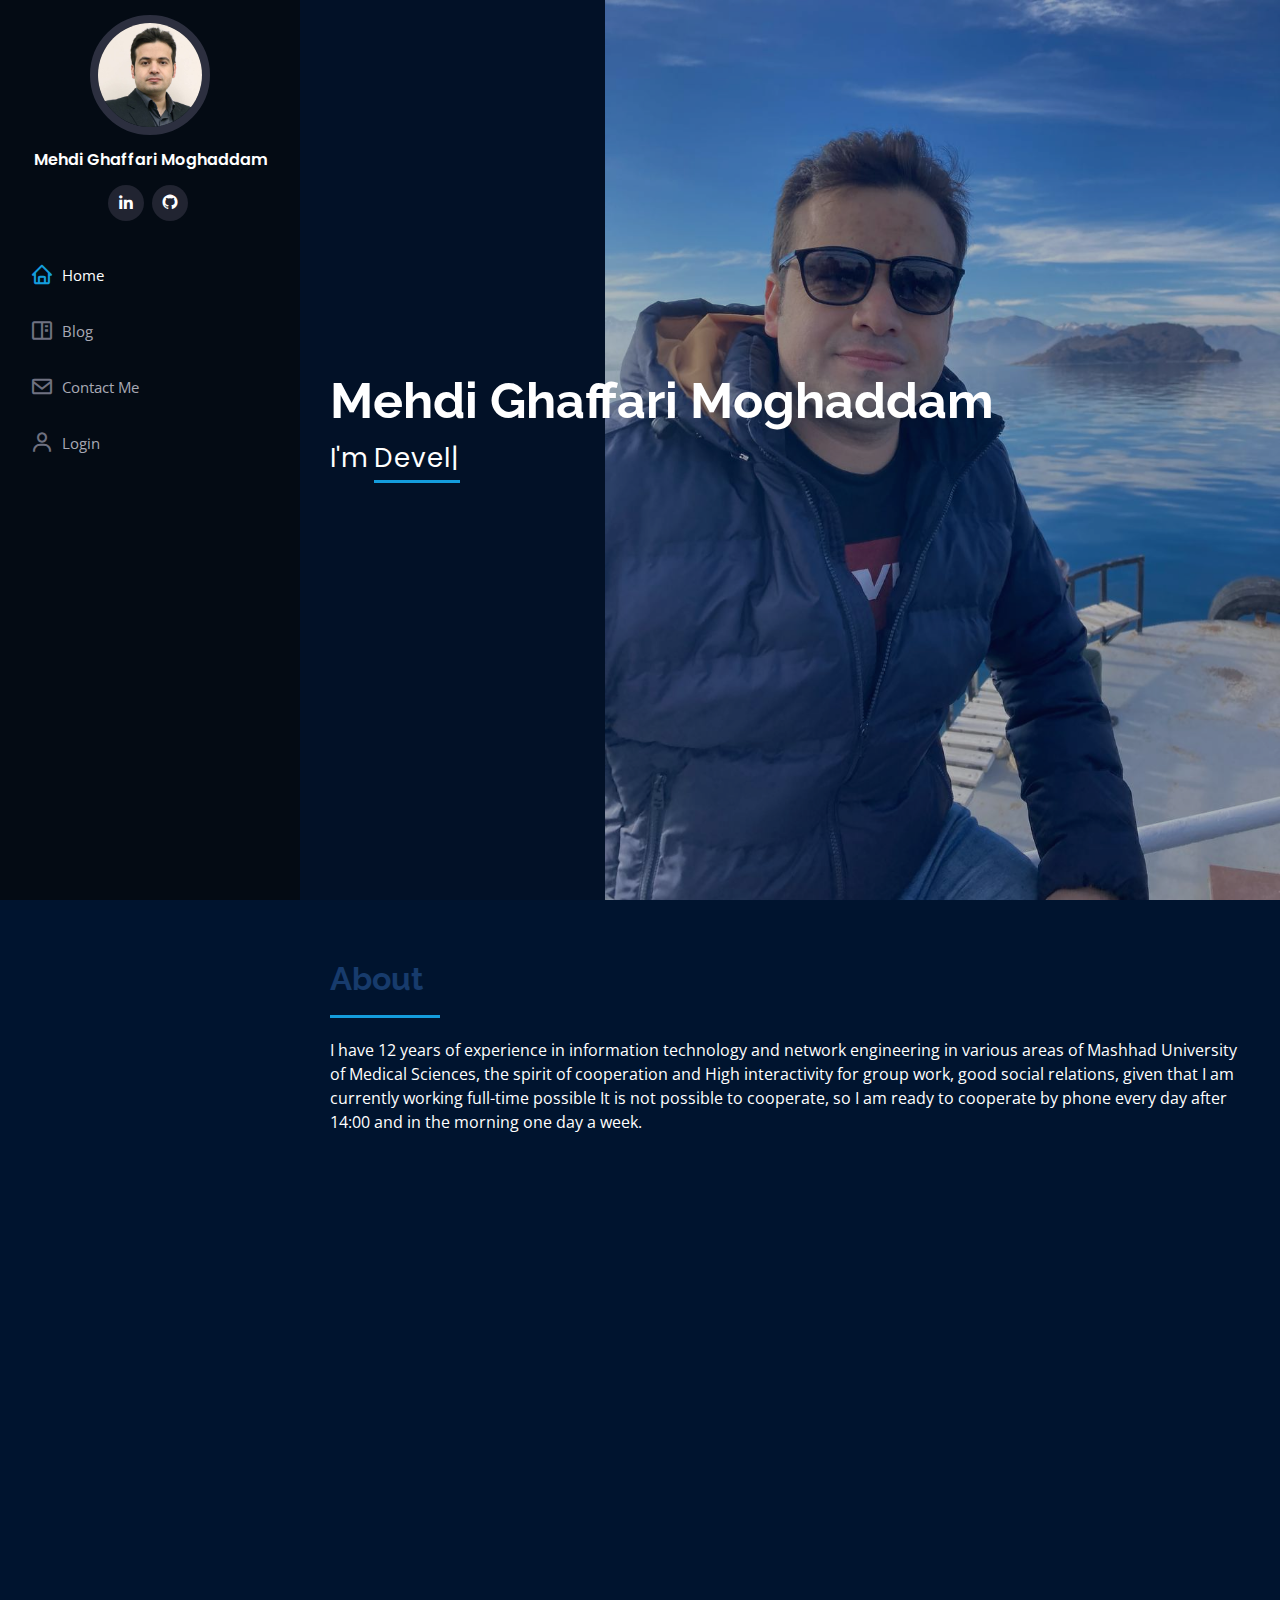
<file: templates/index.html>
<!DOCTYPE html>
<html lang="en">
  <head>
    <meta charset="utf-8" />
    <meta content="width=device-width, initial-scale=1.0" name="viewport" />
    <title>My Weblog</title>
    <meta content="" name="description" />
    <meta content="" name="keywords" />
    <link
      href="https://fonts.googleapis.com/css?family=Open+Sans:300,300i,400,400i,600,600i,700,700i|Raleway:300,300i,400,400i,500,500i,600,600i,700,700i|Poppins:300,300i,400,400i,500,500i,600,600i,700,700i"
      rel="stylesheet"
    />
    <link href="../static/vendor/aos/aos.css" rel="stylesheet" />
    <link
      href="../static/vendor/bootstrap/css/bootstrap.min.css"
      rel="stylesheet"
    />
    <link
      href="../static/vendor/bootstrap-icons/bootstrap-icons.css"
      rel="stylesheet"
    />
    <link href="../static/vendor/boxicons/css/boxicons.min.css" rel="stylesheet" />
    <link
      href="../static/vendor/glightbox/css/glightbox.min.css"
      rel="stylesheet"
    />
    <link href="../static/vendor/swiper/swiper-bundle.min.css" rel="stylesheet" />
    <link href="../static/css/style.css" rel="stylesheet" />
  </head>

  <body>
    <!-- ======= Mobile nav toggle button ======= -->
    <i class="bi bi-list mobile-nav-toggle d-xl-none"></i>

    <!-- ======= Header ======= -->
    <header id="header">
      <div class="d-flex flex-column">
        <div class="profile">
          <img
            src="../static/img/profile-img.jpg"
            alt=""
            class="img-fluid rounded-circle"
          />
          <h5 class="text-light">
            <a href="/">Mehdi Ghaffari Moghaddam</a>
          </h5>
          <div class="social-links mt-3 text-center">
            <a href="http://linkedin.com/in/mehdi-ghaffari-moghaddam-1a2b98b9" class="linkedin"><i class="bx bxl-linkedin"></i></a>
            <a href="https://github.com/mehdigh125" class="github"><i class="bx bxl-github"></i></a>
          </div>
        </div>

        <nav id="navbar" class="nav-menu navbar">
          <ul>
            <li>
              <a href="/" class="nav-link active"
                ><i class="bx bx-home"></i> <span>Home</span></a
              >
            </li>
            <li>
              <a href="/blog" class="nav-link"
                ><i class="bx bx-book-content"></i> <span>Blog</span></a
              >
            </li>
            <li>
              <a href="/contact" class="nav-link"
                ><i class="bx bx-envelope"></i> <span>Contact Me</span></a
              >
            </li>
            <li>
              <a href="/login" class="nav-link"
                ><i class="bx bx-user"></i> <span>Login</span></a
              >
            </li>
          </ul>
        </nav>
      </div>
    </header>
    <!-- End Header -->

    <!-- ======= Hero ======= -->
    <section id="hero" class="d-flex flex-column justify-content-center">
      <div class="hero-container" data-aos="fade-in">
        <h4>Mehdi Ghaffari Moghaddam</h4>
        <p>
          I'm
          <span
            class="typed"
            data-typed-items="Developer, Network and Infrastructure Engineer"
          ></span>
        </p>
      </div>
    </section>
    <!-- End Hero -->

    <main id="main">
      <!-- ======= About ======= -->
      <section id="about" class="about">
        <div class="container">
          <div class="section-title">
            <h2>About</h2>
            <p>
              I have 12 years of experience in information technology and
              network engineering in various areas of Mashhad University of
              Medical Sciences, the spirit of cooperation and High interactivity
              for group work, good social relations, given that I am currently
              working full-time possible It is not possible to cooperate, so I
              am ready to cooperate by phone every day after 14:00 and in the
              morning one day a week.
            </p>
          </div>

          <div class="row">
            <div class="col-lg-4" data-aos="fade-right">
              <img src="../static/img/profile-img.jpg" class="img-fluid" alt="" />
            </div>
            <div class="col-lg-8 pt-4 pt-lg-0 content" data-aos="fade-left">
              <h3>Developer &amp; Network and Infrastructure Engineer.</h3>
              <p class="fst-italic">
                I have 12 years of experience in information technology and
                network engineering in various areas of Mashhad University of
                Medical Sciences, the spirit of cooperation and High
                interactivity for group work, good social relations, given that
                I am currently working full-time possible It is not possible to
                cooperate, so I am ready to cooperate by phone every day after
                14:00 and in the morning one day a week.
              </p>
              <div class="row">
                <div class="col-lg-6">
                  <ul>
                    <li>
                      <i class="bi bi-chevron-right"></i>
                      <strong>Birthday:</strong> <span>18 August 1986</span>
                    </li>
                    <li>
                      <i class="bi bi-chevron-right"></i>
                      <strong>Phone:</strong> <span>+989155231409</span>
                    </li>
                    <li>
                      <i class="bi bi-chevron-right"></i>
                      <strong>City:</strong> <span>Mashhad</span>
                    </li>
                  </ul>
                </div>
                <div class="col-lg-6">
                  <ul>
                    <li>
                      <i class="bi bi-chevron-right"></i>
                      <strong>Degree:</strong> <span>Master</span>
                    </li>
                    <li>
                      <i class="bi bi-chevron-right"></i>
                      <strong>Email:</strong>
                      <span>mehdi.ghaffari.moghaddam@gmail.com</span>
                    </li>
                    <li>
                      <i class="bi bi-chevron-right"></i>
                      <strong>Freelance:</strong> <span>Available</span>
                    </li>
                  </ul>
                </div>
              </div>
              <div class="mt-5">
                <a
                  href="../static/file/Resume-Mehdi_Ghaffari_Moghaddam.pdf"
                  class="btn btn-primary btn-lg"
                  tabindex="-1"
                  role="button"
                  aria-disabled="true"
                  >Download Resume</a
                >
              </div>
            </div>
          </div>
        </div>
      </section>
      <!-- End About -->
    </main>

    <a
      href="#"
      class="back-to-top d-flex align-items-center justify-content-center"
      ><i class="bi bi-arrow-up-short"></i
    ></a>

    <!-- Vendor JS Files -->
    <script src="../static/vendor/purecounter/purecounter_vanilla.js"></script>
    <script src="../static/vendor/aos/aos.js"></script>
    <script src="../static/vendor/bootstrap/js/bootstrap.bundle.min.js"></script>
    <script src="../static/vendor/glightbox/js/glightbox.min.js"></script>
    <script src="../static/vendor/isotope-layout/isotope.pkgd.min.js"></script>
    <script src="../static/vendor/swiper/swiper-bundle.min.js"></script>
    <script src="../static/vendor/typed.js/typed.umd.js"></script>
    <script src="../static/vendor/waypoints/noframework.waypoints.js"></script>
    <script src="../static/vendor/php-email-form/validate.js"></script>

    <!-- Template Main JS File -->
    <script src="../static/js/main.js"></script>
  </body>
</html>
</file>
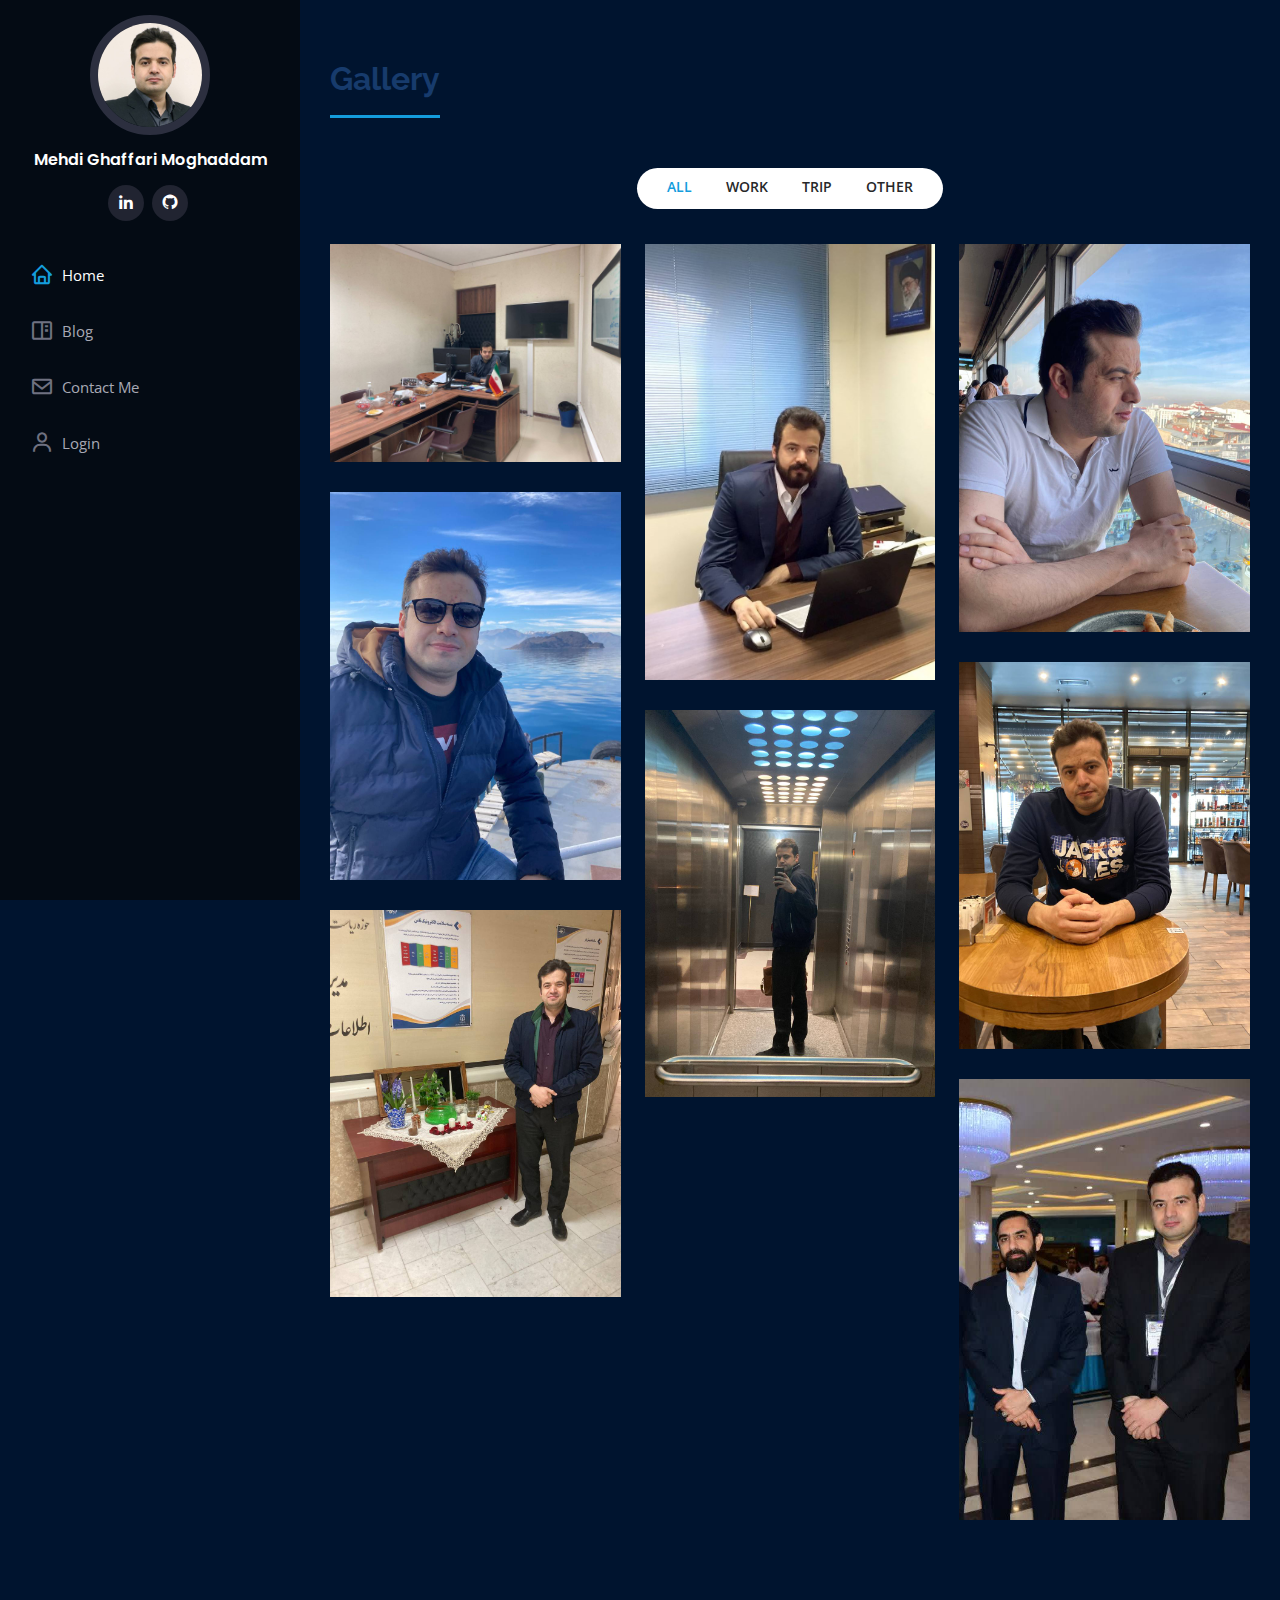
<file: templates/blog.html>
<!DOCTYPE html>
<html lang="en">
  <head>
    <meta charset="utf-8" />
    <meta content="width=device-width, initial-scale=1.0" name="viewport" />
    <title>My Weblog</title>
    <meta content="" name="description" />
    <meta content="" name="keywords" />
    <link
      href="https://fonts.googleapis.com/css?family=Open+Sans:300,300i,400,400i,600,600i,700,700i|Raleway:300,300i,400,400i,500,500i,600,600i,700,700i|Poppins:300,300i,400,400i,500,500i,600,600i,700,700i"
      rel="stylesheet"
    />
    <link href="../static/vendor/aos/aos.css" rel="stylesheet" />
    <link
      href="../static/vendor/bootstrap/css/bootstrap.min.css"
      rel="stylesheet"
    />
    <link
      href="../static/vendor/bootstrap-icons/bootstrap-icons.css"
      rel="stylesheet"
    />
    <link href="../static/vendor/boxicons/css/boxicons.min.css" rel="stylesheet" />
    <link
      href="../static/vendor/glightbox/css/glightbox.min.css"
      rel="stylesheet"
    />
    <link href="../static/vendor/swiper/swiper-bundle.min.css" rel="stylesheet" />
    <link href="../static/css/style.css" rel="stylesheet" />
  </head>

  <body>
    <!-- ======= Mobile nav toggle button ======= -->
    <i class="bi bi-list mobile-nav-toggle d-xl-none"></i>

    <!-- ======= Header ======= -->
    <header id="header">
      <div class="d-flex flex-column">
        <div class="profile">
          <img
            src="../static/img/profile-img.jpg"
            alt=""
            class="img-fluid rounded-circle"
          />
          <h5 class="text-light">
            <a href="/">Mehdi Ghaffari Moghaddam</a>
          </h5>
          <div class="social-links mt-3 text-center">
            <a
              href="http://linkedin.com/in/mehdi-ghaffari-moghaddam-1a2b98b9"
              class="linkedin"
              ><i class="bx bxl-linkedin"></i
            ></a>
            <a href="https://github.com/mehdigh125" class="github"
              ><i class="bx bxl-github"></i
            ></a>
          </div>
        </div>

        <nav id="navbar" class="nav-menu navbar">
          <ul>
            <li>
              <a href="/" class="nav-link active"
                ><i class="bx bx-home"></i> <span>Home</span></a
              >
            </li>
            <li>
              <a href="/blog" class="nav-link"
                ><i class="bx bx-book-content"></i> <span>Blog</span></a
              >
            </li>
            <li>
              <a href="/contact" class="nav-link"
                ><i class="bx bx-envelope"></i> <span>Contact Me</span></a
              >
            </li>
            <li>
              <a href="/login" class="nav-link"
                ><i class="bx bx-user"></i> <span>Login</span></a
              >
            </li>
          </ul>
        </nav>
      </div>
    </header>
    <!-- End Header -->

    <!-- ======= Content ======= -->
    <main id="main">
      <section id="portfolio" class="portfolio section-bg">
        <div class="container">
          <div class="section-title">
            <h2>Gallery</h2>
          </div>

          <div class="row" data-aos="fade-up">
            <div class="col-lg-12 d-flex justify-content-center">
              <ul id="portfolio-flters">
                <li data-filter="*" class="filter-active">All</li>
                <li data-filter=".filter-work">Work</li>
                <li data-filter=".filter-trip">Trip</li>
                <li data-filter=".filter-other">Other</li>
              </ul>
            </div>
          </div>

          <div
            class="row portfolio-container"
            data-aos="fade-up"
            data-aos-delay="100"
          >
            <div class="col-lg-4 col-md-6 portfolio-item filter-work">
              <div class="portfolio-wrap">
                <img src="../static/img/gallery/1.jpg" class="img-fluid" alt="" />
                <div class="portfolio-links">
                  <a
                    href="../static/img/gallery/1.jpg"
                    data-gallery="portfolioGallery"
                    class="portfolio-lightbox"
                    ><i class="bx bx-zoom-in"></i
                  ></a>
                </div>
              </div>
            </div>

            <div class="col-lg-4 col-md-6 portfolio-item filter-work">
              <div class="portfolio-wrap">
                <img src="../static/img/gallery/2.jpg" class="img-fluid" alt="" />
                <div class="portfolio-links">
                  <a
                    href="../static/img/gallery/2.jpg"
                    data-gallery="portfolioGallery"
                    class="portfolio-lightbox"
                    ><i class="bx bx-zoom-in"></i
                  ></a>
                </div>
              </div>
            </div>

            <div class="col-lg-4 col-md-6 portfolio-item filter-trip">
              <div class="portfolio-wrap">
                <img src="../static/img/gallery/3.jpg" class="img-fluid" alt="" />
                <div class="portfolio-links">
                  <a
                    href="../static/img/gallery/3.jpg"
                    data-gallery="portfolioGallery"
                    class="portfolio-lightbox"
                    ><i class="bx bx-zoom-in"></i
                  ></a>
                </div>
              </div>
            </div>

            <div class="col-lg-4 col-md-6 portfolio-item filter-trip">
              <div class="portfolio-wrap">
                <img src="../static/img/gallery/4.jpg" class="img-fluid" alt="" />
                <div class="portfolio-links">
                  <a
                    href="../static/img/gallery/4.jpg"
                    data-gallery="portfolioGallery"
                    class="portfolio-lightbox"
                    ><i class="bx bx-zoom-in"></i
                  ></a>
                </div>
              </div>
            </div>

            <div class="col-lg-4 col-md-6 portfolio-item filter-other">
              <div class="portfolio-wrap">
                <img src="../static/img/gallery/5.jpg" class="img-fluid" alt="" />
                <div class="portfolio-links">
                  <a
                    href="../static/img/gallery/5.jpg"
                    data-gallery="portfolioGallery"
                    class="portfolio-lightbox"
                    ><i class="bx bx-zoom-in"></i
                  ></a>
                </div>
              </div>
            </div>

            <div class="col-lg-4 col-md-6 portfolio-item filter-other">
              <div class="portfolio-wrap">
                <img src="../static/img/gallery/6.jpg" class="img-fluid" alt="" />
                <div class="portfolio-links">
                  <a
                    href="../static/img/gallery/6.jpg"
                    data-gallery="portfolioGallery"
                    class="portfolio-lightbox"
                    ><i class="bx bx-zoom-in"></i
                  ></a>
                </div>
              </div>
            </div>

            <div class="col-lg-4 col-md-6 portfolio-item filter-work">
              <div class="portfolio-wrap">
                <img src="../static/img/gallery/7.jpg" class="img-fluid" alt="" />
                <div class="portfolio-links">
                  <a
                    href="../static/img/gallery/7.jpg"
                    data-gallery="portfolioGallery"
                    class="portfolio-lightbox"
                    ><i class="bx bx-zoom-in"></i
                  ></a>
                </div>
              </div>
            </div>

            <div class="col-lg-4 col-md-6 portfolio-item filter-work">
              <div class="portfolio-wrap">
                <img src="../static/img/gallery/8.jpg" class="img-fluid" alt="" />
                <div class="portfolio-links">
                  <a
                    href="../static/img/gallery/8.jpg"
                    data-gallery="portfolioGallery"
                    class="portfolio-lightbox"
                    ><i class="bx bx-zoom-in"></i
                  ></a>
                </div>
              </div>
            </div>
          </div>
        </div>
      </section>
    </main>
    <!-- End Content -->

    <a
      href="#"
      class="back-to-top d-flex align-items-center justify-content-center"
      ><i class="bi bi-arrow-up-short"></i
    ></a>

    <!-- Vendor JS Files -->
    <script src="../static/vendor/purecounter/purecounter_vanilla.js"></script>
    <script src="../static/vendor/aos/aos.js"></script>
    <script src="../static/vendor/bootstrap/js/bootstrap.bundle.min.js"></script>
    <script src="../static/vendor/glightbox/js/glightbox.min.js"></script>
    <script src="../static/vendor/isotope-layout/isotope.pkgd.min.js"></script>
    <script src="../static/vendor/swiper/swiper-bundle.min.js"></script>
    <script src="../static/vendor/typed.js/typed.umd.js"></script>
    <script src="../static/vendor/waypoints/noframework.waypoints.js"></script>
    <script src="../static/vendor/php-email-form/validate.js"></script>

    <!-- Template Main JS File -->
    <script src="../static/js/main.js"></script>
  </body>
</html>
</file>
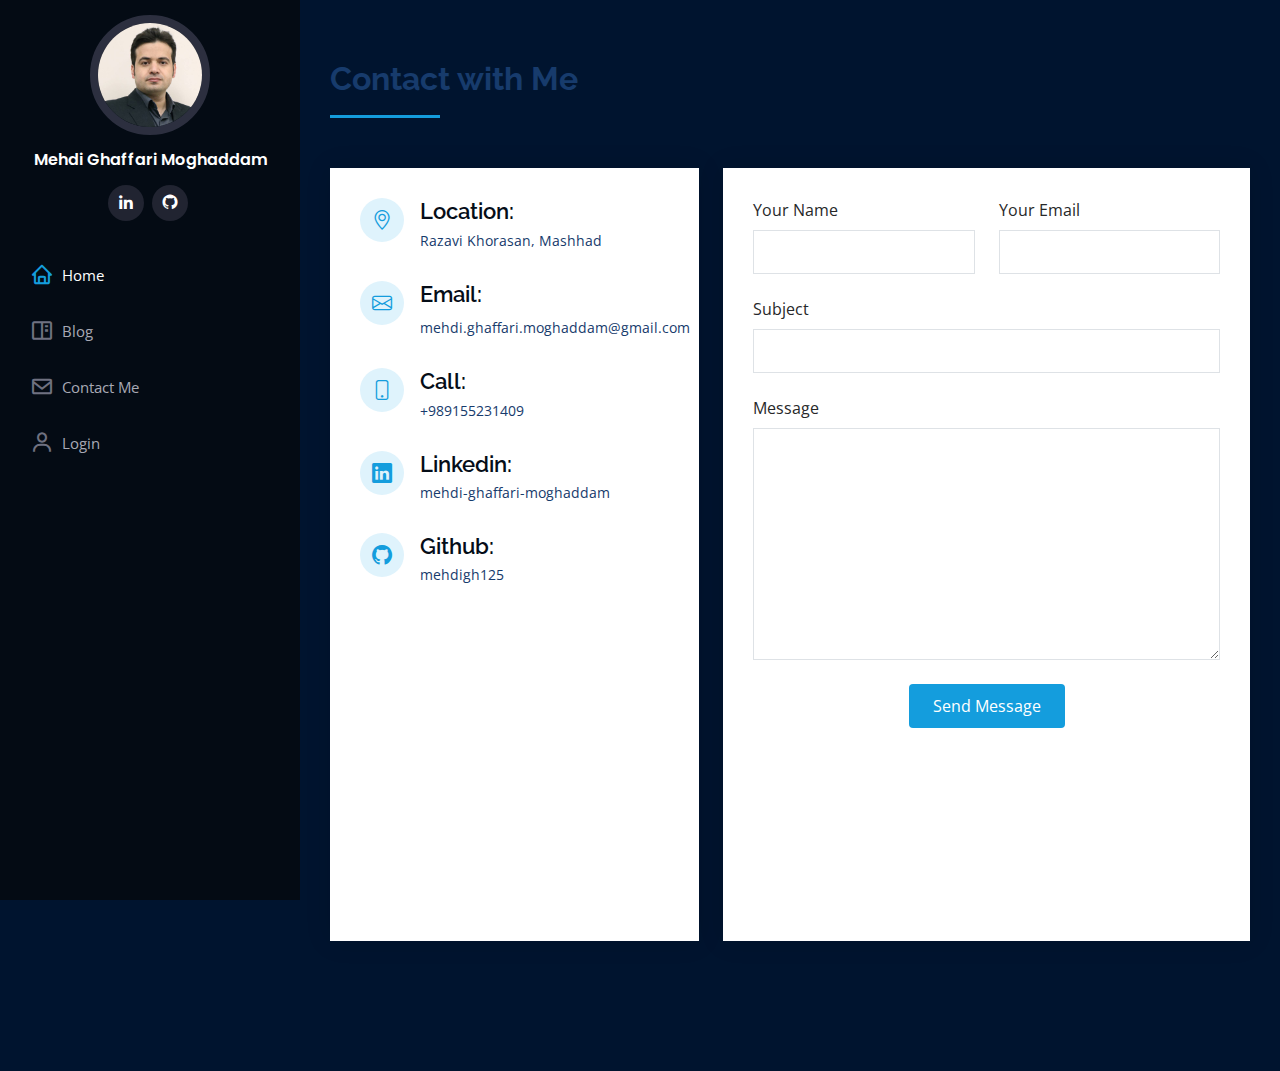
<file: templates/contact.html>
<!DOCTYPE html>
<html lang="en">
  <head>
    <meta charset="utf-8" />
    <meta content="width=device-width, initial-scale=1.0" name="viewport" />
    <title>My Weblog</title>
    <meta content="" name="description" />
    <meta content="" name="keywords" />
    <link
      href="https://fonts.googleapis.com/css?family=Open+Sans:300,300i,400,400i,600,600i,700,700i|Raleway:300,300i,400,400i,500,500i,600,600i,700,700i|Poppins:300,300i,400,400i,500,500i,600,600i,700,700i"
      rel="stylesheet"
    />
    <link href="../static/vendor/aos/aos.css" rel="stylesheet" />
    <link
      href="../static/vendor/bootstrap/css/bootstrap.min.css"
      rel="stylesheet"
    />
    <link
      href="../static/vendor/bootstrap-icons/bootstrap-icons.css"
      rel="stylesheet"
    />
    <link href="../static/vendor/boxicons/css/boxicons.min.css" rel="stylesheet" />
    <link
      href="../static/vendor/glightbox/css/glightbox.min.css"
      rel="stylesheet"
    />
    <link href="../static/vendor/swiper/swiper-bundle.min.css" rel="stylesheet" />
    <link href="../static/css/style.css" rel="stylesheet" />
  </head>

  <body>
    <!-- ======= Mobile nav toggle button ======= -->
    <i class="bi bi-list mobile-nav-toggle d-xl-none"></i>

    <!-- ======= Header ======= -->
    <header id="header">
      <div class="d-flex flex-column">
        <div class="profile">
          <img
            src="../static/img/profile-img.jpg"
            alt=""
            class="img-fluid rounded-circle"
          />
          <h5 class="text-light">
            <a href="/">Mehdi Ghaffari Moghaddam</a>
          </h5>
          <div class="social-links mt-3 text-center">
            <a
              href="http://linkedin.com/in/mehdi-ghaffari-moghaddam-1a2b98b9"
              class="linkedin"
              ><i class="bx bxl-linkedin"></i
            ></a>
            <a href="https://github.com/mehdigh125" class="github"
              ><i class="bx bxl-github"></i
            ></a>
          </div>
        </div>

        <nav id="navbar" class="nav-menu navbar">
          <ul>
            <li>
              <a href="/" class="nav-link active"
                ><i class="bx bx-home"></i> <span>Home</span></a
              >
            </li>
            <li>
              <a href="/blog" class="nav-link"
                ><i class="bx bx-book-content"></i> <span>Blog</span></a
              >
            </li>
            <li>
              <a href="/contact" class="nav-link"
                ><i class="bx bx-envelope"></i> <span>Contact Me</span></a
              >
            </li>
            <li>
              <a href="/login" class="nav-link"
                ><i class="bx bx-user"></i> <span>Login</span></a
              >
            </li>
          </ul>
        </nav>
      </div>
    </header>
    <!-- End Header -->

    <!-- ======= Content ======= -->
    <main id="main">
      <section id="contact" class="contact">
        <div class="container">
          <div class="section-title">
            <h2>Contact with Me</h2>
          </div>

          <div class="row" data-aos="fade-in">
            <div class="col-lg-5 d-flex align-items-stretch">
              <div class="info">
                <div class="address">
                  <i class="bi bi-geo-alt"></i>
                  <h4>Location:</h4>
                  <p>Razavi Khorasan, Mashhad</p>
                </div>

                <div class="email">
                  <i class="bi bi-envelope"></i>
                  <h4>Email:</h4>
                  <p>mehdi.ghaffari.moghaddam@gmail.com</p>
                </div>

                <div class="phone">
                  <i class="bi bi-phone"></i>
                  <h4>Call:</h4>
                  <p>+989155231409</p>
                </div>

                <div class="linkedin">
                  <i class="bi bi-linkedin"></i>
                  <h4>Linkedin:</h4>
                  <a
                    href="http://linkedin.com/in/mehdi-ghaffari-moghaddam-1a2b98b9"
                    class="linkedin"
                  >
                    <p>mehdi-ghaffari-moghaddam</p>
                  </a>
                </div>

                <div class="github">
                  <i class="bi bi-github"></i>
                  <h4>Github:</h4>
                  <a href="https://github.com/mehdigh125" class="github"
                    ><p>mehdigh125</p></a
                  >
                </div>

                <iframe
                  src="https://www.google.com/maps/embed?pb=!1m18!1m12!1m3!1d3215.945498371592!2d59.587943076387766!3d36.2893722963273!2m3!1f0!2f0!3f0!3m2!1i1024!2i768!4f13.1!3m3!1m2!1s0x3f6c91de18512251%3A0xaa82c38af82919ac!2sImam%20Reza%20Hospital!5e0!3m2!1sen!2s!4v1717761127150!5m2!1sen!2s"
                  frameborder="0"
                  style="border: 0; width: 100%; height: 290px"
                  allowfullscreen
                  loading="lazy"
                  referrerpolicy="no-referrer-when-downgrade"
                ></iframe>
              </div>
            </div>

            <div class="col-lg-7 mt-5 mt-lg-0 d-flex align-items-stretch">
              <form
                action="forms/contact.php"
                method="post"
                role="form"
                class="php-email-form"
              >
                <div class="row">
                  <div class="form-group col-md-6">
                    <label for="name">Your Name</label>
                    <input
                      type="text"
                      name="name"
                      class="form-control"
                      id="name"
                      required
                    />
                  </div>
                  <div class="form-group col-md-6">
                    <label for="name">Your Email</label>
                    <input
                      type="email"
                      class="form-control"
                      name="email"
                      id="email"
                      required
                    />
                  </div>
                </div>
                <div class="form-group">
                  <label for="name">Subject</label>
                  <input
                    type="text"
                    class="form-control"
                    name="subject"
                    id="subject"
                    required
                  />
                </div>
                <div class="form-group">
                  <label for="name">Message</label>
                  <textarea
                    class="form-control"
                    name="message"
                    rows="10"
                    required
                  ></textarea>
                </div>
                <div class="my-3">
                  <div class="loading">Loading</div>
                  <div class="error-message"></div>
                  <div class="sent-message">
                    Your message has been sent. Thank you!
                  </div>
                </div>
                <div class="text-center">
                  <button type="submit">Send Message</button>
                </div>
              </form>
            </div>
          </div>
        </div>
      </section>
    </main>
    <!-- End Content -->

    <a
      href="#"
      class="back-to-top d-flex align-items-center justify-content-center"
      ><i class="bi bi-arrow-up-short"></i
    ></a>

    <!-- Vendor JS Files -->
    <script src="../static/vendor/purecounter/purecounter_vanilla.js"></script>
    <script src="../static/vendor/aos/aos.js"></script>
    <script src="../static/vendor/bootstrap/js/bootstrap.bundle.min.js"></script>
    <script src="../static/vendor/glightbox/js/glightbox.min.js"></script>
    <script src="../static/vendor/isotope-layout/isotope.pkgd.min.js"></script>
    <script src="../static/vendor/swiper/swiper-bundle.min.js"></script>
    <script src="../static/vendor/typed.js/typed.umd.js"></script>
    <script src="../static/vendor/waypoints/noframework.waypoints.js"></script>
    <script src="../static/vendor/php-email-form/validate.js"></script>

    <!-- Template Main JS File -->
    <script src="../static/js/main.js"></script>
  </body>
</html>
</file>
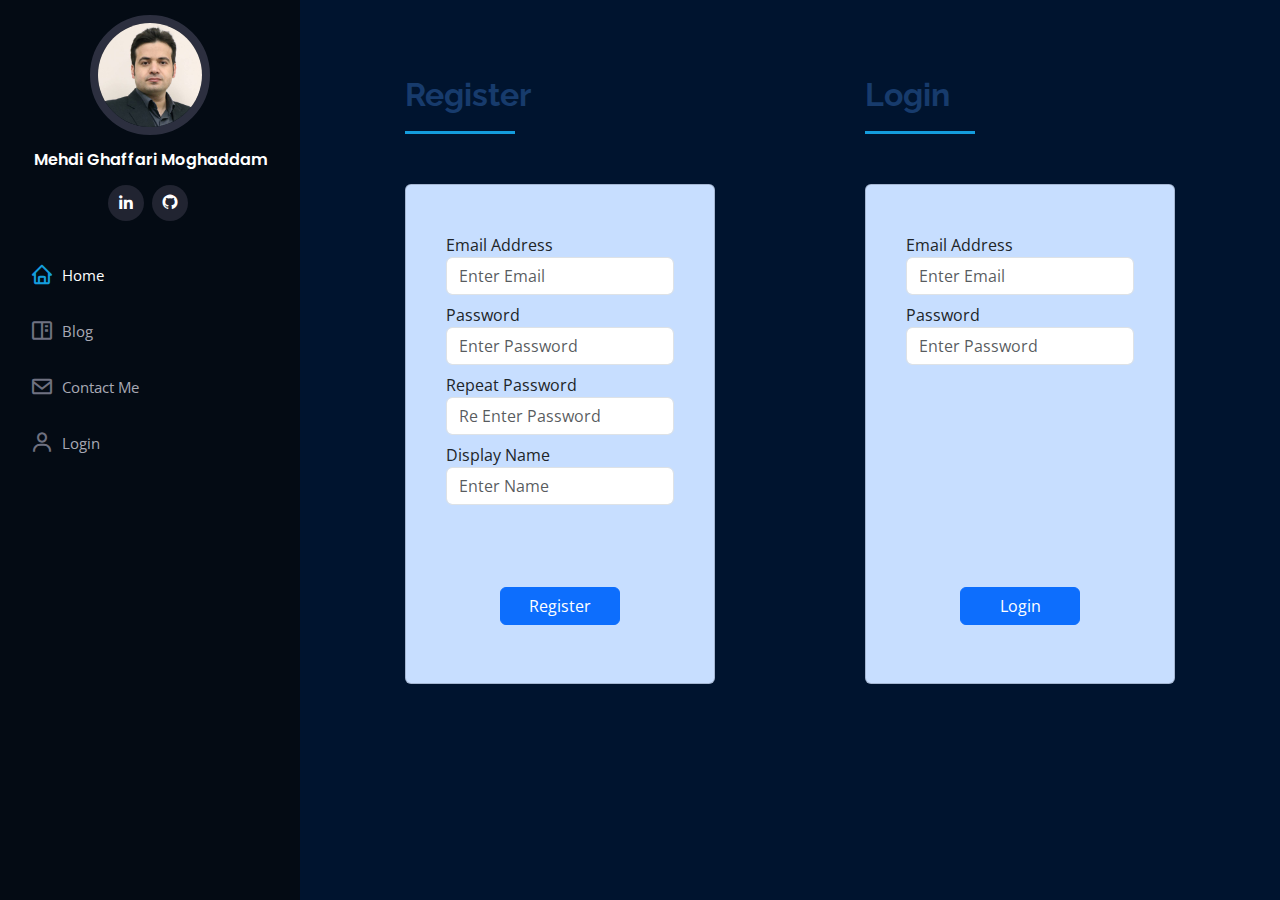
<file: templates/login.html>
<!DOCTYPE html>
<html lang="en">
  <head>
    <meta charset="utf-8" />
    <meta content="width=device-width, initial-scale=1.0" name="viewport" />
    <title>My Weblog</title>
    <meta content="" name="description" />
    <meta content="" name="keywords" />
    <link
      href="https://fonts.googleapis.com/css?family=Open+Sans:300,300i,400,400i,600,600i,700,700i|Raleway:300,300i,400,400i,500,500i,600,600i,700,700i|Poppins:300,300i,400,400i,500,500i,600,600i,700,700i"
      rel="stylesheet"
    />
    <link href="../static/vendor/aos/aos.css" rel="stylesheet" />
    <link
      href="../static/vendor/bootstrap/css/bootstrap.min.css"
      rel="stylesheet"
    />
    <link
      href="../static/vendor/bootstrap-icons/bootstrap-icons.css"
      rel="stylesheet"
    />
    <link href="../static/vendor/boxicons/css/boxicons.min.css" rel="stylesheet" />
    <link
      href="../static/vendor/glightbox/css/glightbox.min.css"
      rel="stylesheet"
    />
    <link href="../static/vendor/swiper/swiper-bundle.min.css" rel="stylesheet" />
    <link href="../static/css/style.css" rel="stylesheet" />
  </head>

  <body>
    <!-- ======= Mobile nav toggle button ======= -->
    <i class="bi bi-list mobile-nav-toggle d-xl-none"></i>

    <!-- ======= Header ======= -->
    <header id="header">
      <div class="d-flex flex-column">
        <div class="profile">
          <img
            src="../static/img/profile-img.jpg"
            alt=""
            class="img-fluid rounded-circle"
          />
          <h5 class="text-light">
            <a href="/">Mehdi Ghaffari Moghaddam</a>
          </h5>
          <div class="social-links mt-3 text-center">
            <a
              href="http://linkedin.com/in/mehdi-ghaffari-moghaddam-1a2b98b9"
              class="linkedin"
              ><i class="bx bxl-linkedin"></i
            ></a>
            <a href="https://github.com/mehdigh125" class="github"
              ><i class="bx bxl-github"></i
            ></a>
          </div>
        </div>

        <nav id="navbar" class="nav-menu navbar">
          <ul>
            <li>
              <a href="/" class="nav-link active"
                ><i class="bx bx-home"></i> <span>Home</span></a
              >
            </li>
            <li>
              <a href="/blog" class="nav-link"
                ><i class="bx bx-book-content"></i> <span>Blog</span></a
              >
            </li>
            <li>
              <a href="/contact" class="nav-link"
                ><i class="bx bx-envelope"></i> <span>Contact Me</span></a
              >
            </li>
            <li>
              <a href="/login" class="nav-link"
                ><i class="bx bx-user"></i> <span>Login</span></a
              >
            </li>
          </ul>
        </nav>
      </div>
    </header>
    <!-- End Header -->

    <!-- ======= Content ======= -->
    <main id="main">
      <section id="contact" class="contact">
        <div class="container">
          <div
            class="d-flex flex-mob-column justify-content-around align-items-center"
            data-aos="fade-in"
          >
            <!-- ======= Register Form ======= -->
            <div class="d-flex flex-column">
              <div class="section-title mt-3">
                <h2>Register</h2>
              </div>
              <div
                class="card p-4"
                style="background-color: #c7deff; min-height: 500px"
              >
                <div class="card-body">
                  <form
                    action=""
                    method="post"
                    name="register"
                    class="d-flex flex-column justify-content-between"
                    style="height: 400px"
                  >
                    <div>
                      <div class="form-group mt-2">
                        <label for="exampleInputEmail1">Email Address</label>
                        <input
                          type="email"
                          name="email"
                          class="form-control"
                          id="email"
                          aria-describedby="emailHelp"
                          placeholder="Enter Email"
                        />
                      </div>
                      <div class="form-group mt-2">
                        <label for="exampleInputEmail1">Password</label>
                        <input
                          type="password"
                          name="password"
                          id="password"
                          class="form-control"
                          aria-describedby="emailHelp"
                          placeholder="Enter Password"
                        />
                      </div>
                      <div class="form-group mt-2">
                        <label for="exampleInputEmail1">Repeat Password</label>
                        <input
                          type="password"
                          name="repassword"
                          id="repassword"
                          class="form-control"
                          aria-describedby="emailHelp"
                          placeholder="Re Enter Password"
                        />
                      </div>
                      <div class="form-group mt-2">
                        <label for="exampleInputEmail1">Display Name</label>
                        <input
                          type="text"
                          name="displayName"
                          id="displayName"
                          class="form-control"
                          aria-describedby="emailHelp"
                          placeholder="Enter Name"
                        />
                      </div>
                    </div>
                    <div class="col-md-12 text-center mt-3">
                      <button
                        type="submit"
                        class="btn btn-block mybtn btn-primary tx-tfm"
                        style="min-width: 120px"
                      >
                        Register
                      </button>
                    </div>
                  </form>
                </div>
              </div>
            </div>

            <!-- ======= Login Form ======= -->
            <div class="d-flex flex-column">
              <div class="section-title mt-3">
                <h2>Login</h2>
              </div>
              <div
                class="card p-4"
                style="background-color: #c7deff; min-height: 500px"
              >
                <div class="card-body">
                  <form
                    action=""
                    method="post"
                    name="login"
                    class="d-flex flex-column justify-content-between"
                    style="height: 400px"
                  >
                    <div>
                      <div class="form-group mt-2">
                        <label for="exampleInputEmail1">Email Address</label>
                        <input
                          type="email"
                          name="email"
                          class="form-control"
                          id="email"
                          aria-describedby="emailHelp"
                          placeholder="Enter Email"
                        />
                      </div>
                      <div class="form-group mt-2">
                        <label for="exampleInputEmail1">Password</label>
                        <input
                          type="password"
                          name="password"
                          id="password"
                          class="form-control"
                          aria-describedby="emailHelp"
                          placeholder="Enter Password"
                        />
                      </div>
                    </div>
                    <div class="col-md-12 text-center mt-3">
                      <button
                        type="submit"
                        class="btn btn-block mybtn btn-primary tx-tfm"
                        style="min-width: 120px"
                      >
                        Login
                      </button>
                    </div>
                  </form>
                </div>
              </div>
            </div>
          </div>
        </div>
      </section>
    </main>
    <!-- End Content -->

    <a
      href="#"
      class="back-to-top d-flex align-items-center justify-content-center"
      ><i class="bi bi-arrow-up-short"></i
    ></a>

    <!-- Vendor JS Files -->
    <script src="../static/vendor/purecounter/purecounter_vanilla.js"></script>
    <script src="../static/vendor/aos/aos.js"></script>
    <script src="../static/vendor/bootstrap/js/bootstrap.bundle.min.js"></script>
    <script src="../static/vendor/glightbox/js/glightbox.min.js"></script>
    <script src="../static/vendor/isotope-layout/isotope.pkgd.min.js"></script>
    <script src="../static/vendor/swiper/swiper-bundle.min.js"></script>
    <script src="../static/vendor/typed.js/typed.umd.js"></script>
    <script src="../static/vendor/waypoints/noframework.waypoints.js"></script>
    <script src="../static/vendor/php-email-form/validate.js"></script>

    <!-- Template Main JS File -->
    <script src="../static/js/main.js"></script>
  </body>
</html>
</file>
<file: static/css/style.css>
/*--------------------------------------------------------------
# General
--------------------------------------------------------------*/
body {
  font-family: "Open Sans", sans-serif;
  color: #272829;
  background-color: #00142f;
}

a {
  color: #149ddd;
  text-decoration: none;
}

a:hover {
  color: #37b3ed;
  text-decoration: none;
}

h1,
h2,
h3,
h4,
h5,
h6 {
  font-family: "Raleway", sans-serif;
}

/*--------------------------------------------------------------
# Back to top button
--------------------------------------------------------------*/
.back-to-top {
  position: fixed;
  visibility: hidden;
  opacity: 0;
  right: 15px;
  bottom: 15px;
  z-index: 996;
  background: #149ddd;
  width: 40px;
  height: 40px;
  border-radius: 50px;
  transition: all 0.4s;
}

.back-to-top i {
  font-size: 28px;
  color: #fff;
  line-height: 0;
}

.back-to-top:hover {
  background: #2eafec;
  color: #fff;
}

.back-to-top.active {
  visibility: visible;
  opacity: 1;
}

/*--------------------------------------------------------------
# Header
--------------------------------------------------------------*/
#header {
  position: fixed;
  top: 0;
  left: 0;
  bottom: 0;
  width: 300px;
  transition: all ease-in-out 0.5s;
  z-index: 9997;
  transition: all 0.5s;
  padding: 0 15px;
  background: #040b14;
  overflow-y: auto;
}

#header .profile img {
  margin: 15px auto;
  display: block;
  width: 120px;
  border: 8px solid #2c2f3f;
}

#header .profile h5 {
  font-size: 16px;
  margin: 0;
  padding: 0;
  font-weight: 600;
  -moz-text-align-last: center;
  text-align-last: center;
  font-family: "Poppins", sans-serif;
}

#header .profile h5 a,
#header .profile h5 a:hover {
  color: #fff;
  text-decoration: none;
}

#header .profile .social-links a {
  font-size: 18px;
  display: inline-block;
  background: #212431;
  color: #fff;
  line-height: 1;
  padding: 8px 0;
  margin-right: 4px;
  border-radius: 50%;
  text-align: center;
  width: 36px;
  height: 36px;
  transition: 0.3s;
}

#header .profile .social-links a:hover {
  background: #149ddd;
  color: #fff;
  text-decoration: none;
}

#main {
  margin-left: 300px;
}

.container,
.container-fluid {
  padding-left: 30px;
  padding-right: 30px;
}

@media (max-width: 1199px) {
  #header {
    left: -300px;
  }

  #main {
    margin-left: 0;
  }

  .container,
  .container-fluid {
    padding-left: 12px;
    padding-right: 12px;
  }
}

/*--------------------------------------------------------------
# Navigation Menu
--------------------------------------------------------------*/
/* Desktop Navigation */
.nav-menu {
  padding: 30px 0 0 0;
}

.nav-menu * {
  margin: 0;
  padding: 0;
  list-style: none;
}

.nav-menu > ul > li {
  position: relative;
  white-space: nowrap;
}

.nav-menu a,
.nav-menu a:focus {
  display: flex;
  align-items: center;
  color: #a8a9b4;
  padding: 12px 15px;
  margin-bottom: 8px;
  transition: 0.3s;
  font-size: 15px;
}

.nav-menu a i,
.nav-menu a:focus i {
  font-size: 24px;
  padding-right: 8px;
  color: #6f7180;
}

.nav-menu a:hover,
.nav-menu .active,
.nav-menu .active:focus,
.nav-menu li:hover > a {
  text-decoration: none;
  color: #fff;
}

.nav-menu a:hover i,
.nav-menu .active i,
.nav-menu .active:focus i,
.nav-menu li:hover > a i {
  color: #149ddd;
}

/* Mobile Navigation */
.mobile-nav-toggle {
  position: fixed;
  right: 15px;
  top: 15px;
  z-index: 9998;
  border: 0;
  font-size: 24px;
  transition: all 0.4s;
  outline: none !important;
  background-color: #149ddd;
  color: #fff;
  width: 40px;
  height: 40px;
  display: inline-flex;
  align-items: center;
  justify-content: center;
  line-height: 0;
  border-radius: 50px;
  cursor: pointer;
}

.mobile-nav-active {
  overflow: hidden;
}

.mobile-nav-active #header {
  left: 0;
}

/*--------------------------------------------------------------
# Hero Section
--------------------------------------------------------------*/
#hero {
  width: 100%;
  height: 100vh;
  background: url("../img/hero-bg.jpg") top center;
  background-size: contain;
  background-repeat: no-repeat;
  background-position: right;
}

#hero:before {
  content: "";
  background: rgba(5, 13, 24, 0.3);
  position: absolute;
  bottom: 0;
  top: 0;
  left: 0;
  right: 0;
  z-index: 1;
}

#hero .hero-container {
  position: relative;
  z-index: 2;
  min-width: 300px;
  margin-left: 330px;
}

#hero h4 {
  margin: 0 0 10px 0;
  font-size: 50px;
  font-weight: 700;
  line-height: 56px;
  color: #fff;
}

#hero p {
  color: #fff;
  margin-bottom: 50px;
  font-size: 26px;
  font-family: "Poppins", sans-serif;
}

#hero p span {
  color: #fff;
  padding-bottom: 4px;
  letter-spacing: 1px;
  border-bottom: 3px solid #149ddd;
}

@media (min-width: 1024px) {
  #hero {
    background-attachment: fixed;
  }
}

@media (max-width: 768px) {
  #hero h1 {
    font-size: 28px;
    line-height: 36px;
  }

  #hero h2 {
    font-size: 18px;
    line-height: 24px;
    margin-bottom: 30px;
  }
}

@media (max-width: 576px) {
  #hero .hero-container {
    margin-left: 10px;
  }

  #hero h4 {
    font-size: 40px;
  }

  #hero p {
    font-size: 15px;
  }

  .contact .flex-mob-column {
    flex-direction: column;
  }
}

/*--------------------------------------------------------------
# Sections General
--------------------------------------------------------------*/
section {
  padding: 60px 0;
  overflow: hidden;
}

.section-bg {
  background-color: #00142f;
}

.section-title {
  padding-bottom: 30px;
}

.section-title h2 {
  font-size: 32px;
  font-weight: bold;
  margin-bottom: 20px;
  padding-bottom: 20px;
  position: relative;
  color: #173b6c;
}

.section-title h2::after {
  content: "";
  position: absolute;
  display: block;
  width: 110px;
  height: 3px;
  background: #149ddd;
  bottom: 0;
  left: 0;
}

.section-title p {
  margin-bottom: 0;
}

/*--------------------------------------------------------------
# About
--------------------------------------------------------------*/
.about {
  color: #fff;
}

.about .content h3 {
  font-weight: 700;
  font-size: 26px;
  color: #5880b4;
}

.about .content ul {
  list-style: none;
  padding: 0;
}

.about .content ul li {
  margin-bottom: 20px;
  display: flex;
  align-items: center;
}

.about .content ul strong {
  margin-right: 10px;
}

.about .content ul i {
  font-size: 16px;
  margin-right: 5px;
  color: #5880b4;
  line-height: 0;
}

.about .content p:last-child {
  margin-bottom: 0;
}

/*--------------------------------------------------------------
# Gallery
--------------------------------------------------------------*/
.portfolio .portfolio-item {
  margin-bottom: 30px;
}

.portfolio #portfolio-flters {
  padding: 0;
  margin: 0 auto 35px auto;
  list-style: none;
  text-align: center;
  background: #fff;
  border-radius: 50px;
  padding: 2px 15px;
}

.portfolio #portfolio-flters li {
  cursor: pointer;
  display: inline-block;
  padding: 10px 15px 8px 15px;
  font-size: 14px;
  font-weight: 600;
  line-height: 1;
  text-transform: uppercase;
  color: #272829;
  margin-bottom: 5px;
  transition: all 0.3s ease-in-out;
}

.portfolio #portfolio-flters li:hover,
.portfolio #portfolio-flters li.filter-active {
  color: #149ddd;
}

.portfolio #portfolio-flters li:last-child {
  margin-right: 0;
}

.portfolio .portfolio-wrap {
  transition: 0.3s;
  position: relative;
  overflow: hidden;
  z-index: 1;
}

.portfolio .portfolio-wrap::before {
  content: "";
  background: rgba(255, 255, 255, 0.5);
  position: absolute;
  left: 0;
  right: 0;
  top: 0;
  bottom: 0;
  transition: all ease-in-out 0.3s;
  z-index: 2;
  opacity: 0;
}

.portfolio .portfolio-wrap .portfolio-links {
  opacity: 1;
  left: 0;
  right: 0;
  bottom: -60px;
  z-index: 3;
  position: absolute;
  transition: all ease-in-out 0.3s;
  display: flex;
  justify-content: center;
}

.portfolio .portfolio-wrap .portfolio-links a {
  width: 100%;
  color: #fff;
  font-size: 28px;
  text-align: center;
  background: rgba(20, 157, 221, 0.75);
  transition: 0.3s;
}

.portfolio .portfolio-wrap .portfolio-links a:hover {
  background: rgba(20, 157, 221, 0.95);
}

.portfolio .portfolio-wrap .portfolio-links a + a {
  border-left: 1px solid #37b3ed;
}

.portfolio .portfolio-wrap:hover::before {
  top: 0;
  left: 0;
  right: 0;
  bottom: 0;
  opacity: 1;
}

.portfolio .portfolio-wrap:hover .portfolio-links {
  opacity: 1;
  bottom: 0;
}

/*--------------------------------------------------------------
# Contact
--------------------------------------------------------------*/
.contact {
  padding-bottom: 130px;
}

.contact .info {
  padding: 30px;
  background: #fff;
  width: 100%;
  box-shadow: 0 0 24px 0 rgba(0, 0, 0, 0.12);
}

.contact .info i {
  font-size: 20px;
  color: #149ddd;
  float: left;
  width: 44px;
  height: 44px;
  background: #dff3fc;
  display: flex;
  justify-content: center;
  align-items: center;
  border-radius: 50px;
  transition: all 0.3s ease-in-out;
}

.contact .info h4 {
  padding: 0 0 0 60px;
  font-size: 22px;
  font-weight: 600;
  margin-bottom: 5px;
  color: #050d18;
}

.contact .info p {
  padding: 0 0 10px 60px;
  margin-bottom: 20px;
  font-size: 14px;
  color: #173b6c;
}

.contact .info .email p {
  padding-top: 5px;
}

.contact .info .social-links {
  padding-left: 60px;
}

.contact .info .social-links a {
  font-size: 18px;
  display: inline-block;
  background: #333;
  color: #fff;
  line-height: 1;
  padding: 8px 0;
  border-radius: 50%;
  text-align: center;
  width: 36px;
  height: 36px;
  transition: 0.3s;
  margin-right: 10px;
}

.contact .info .social-links a:hover {
  background: #149ddd;
  color: #fff;
}

.contact .info .email:hover i,
.contact .info .address:hover i,
.contact .info .phone:hover i,
.contact .info .linkedin:hover i,
.contact .info .github:hover i{
  background: #149ddd;
  color: #fff;
}

.contact .php-email-form {
  width: 100%;
  padding: 30px;
  background: #fff;
  box-shadow: 0 0 24px 0 rgba(0, 0, 0, 0.12);
}

.contact .php-email-form .form-group {
  padding-bottom: 8px;
}

.contact .php-email-form .validate {
  display: none;
  color: red;
  margin: 0 0 15px 0;
  font-weight: 400;
  font-size: 13px;
}

.contact .php-email-form .error-message {
  display: none;
  color: #fff;
  background: #ed3c0d;
  text-align: left;
  padding: 15px;
  font-weight: 600;
}

.contact .php-email-form .error-message br + br {
  margin-top: 25px;
}

.contact .php-email-form .sent-message {
  display: none;
  color: #fff;
  background: #18d26e;
  text-align: center;
  padding: 15px;
  font-weight: 600;
}

.contact .php-email-form .loading {
  display: none;
  background: #fff;
  text-align: center;
  padding: 15px;
}

.contact .php-email-form .loading:before {
  content: "";
  display: inline-block;
  border-radius: 50%;
  width: 24px;
  height: 24px;
  margin: 0 10px -6px 0;
  border: 3px solid #18d26e;
  border-top-color: #eee;
  animation: animate-loading 1s linear infinite;
}

.contact .php-email-form .form-group {
  margin-bottom: 15px;
}

.contact .php-email-form label {
  padding-bottom: 8px;
}

.contact .php-email-form input,
.contact .php-email-form textarea {
  border-radius: 0;
  box-shadow: none;
  font-size: 14px;
}

.contact .php-email-form input {
  height: 44px;
}

.contact .php-email-form textarea {
  padding: 10px 15px;
}

.contact .php-email-form button[type="submit"] {
  background: #149ddd;
  border: 0;
  padding: 10px 24px;
  color: #fff;
  transition: 0.4s;
  border-radius: 4px;
}

.contact .php-email-form button[type="submit"]:hover {
  background: #37b3ed;
}

@keyframes animate-loading {
  0% {
    transform: rotate(0deg);
  }

  100% {
    transform: rotate(360deg);
  }
}
</file>
